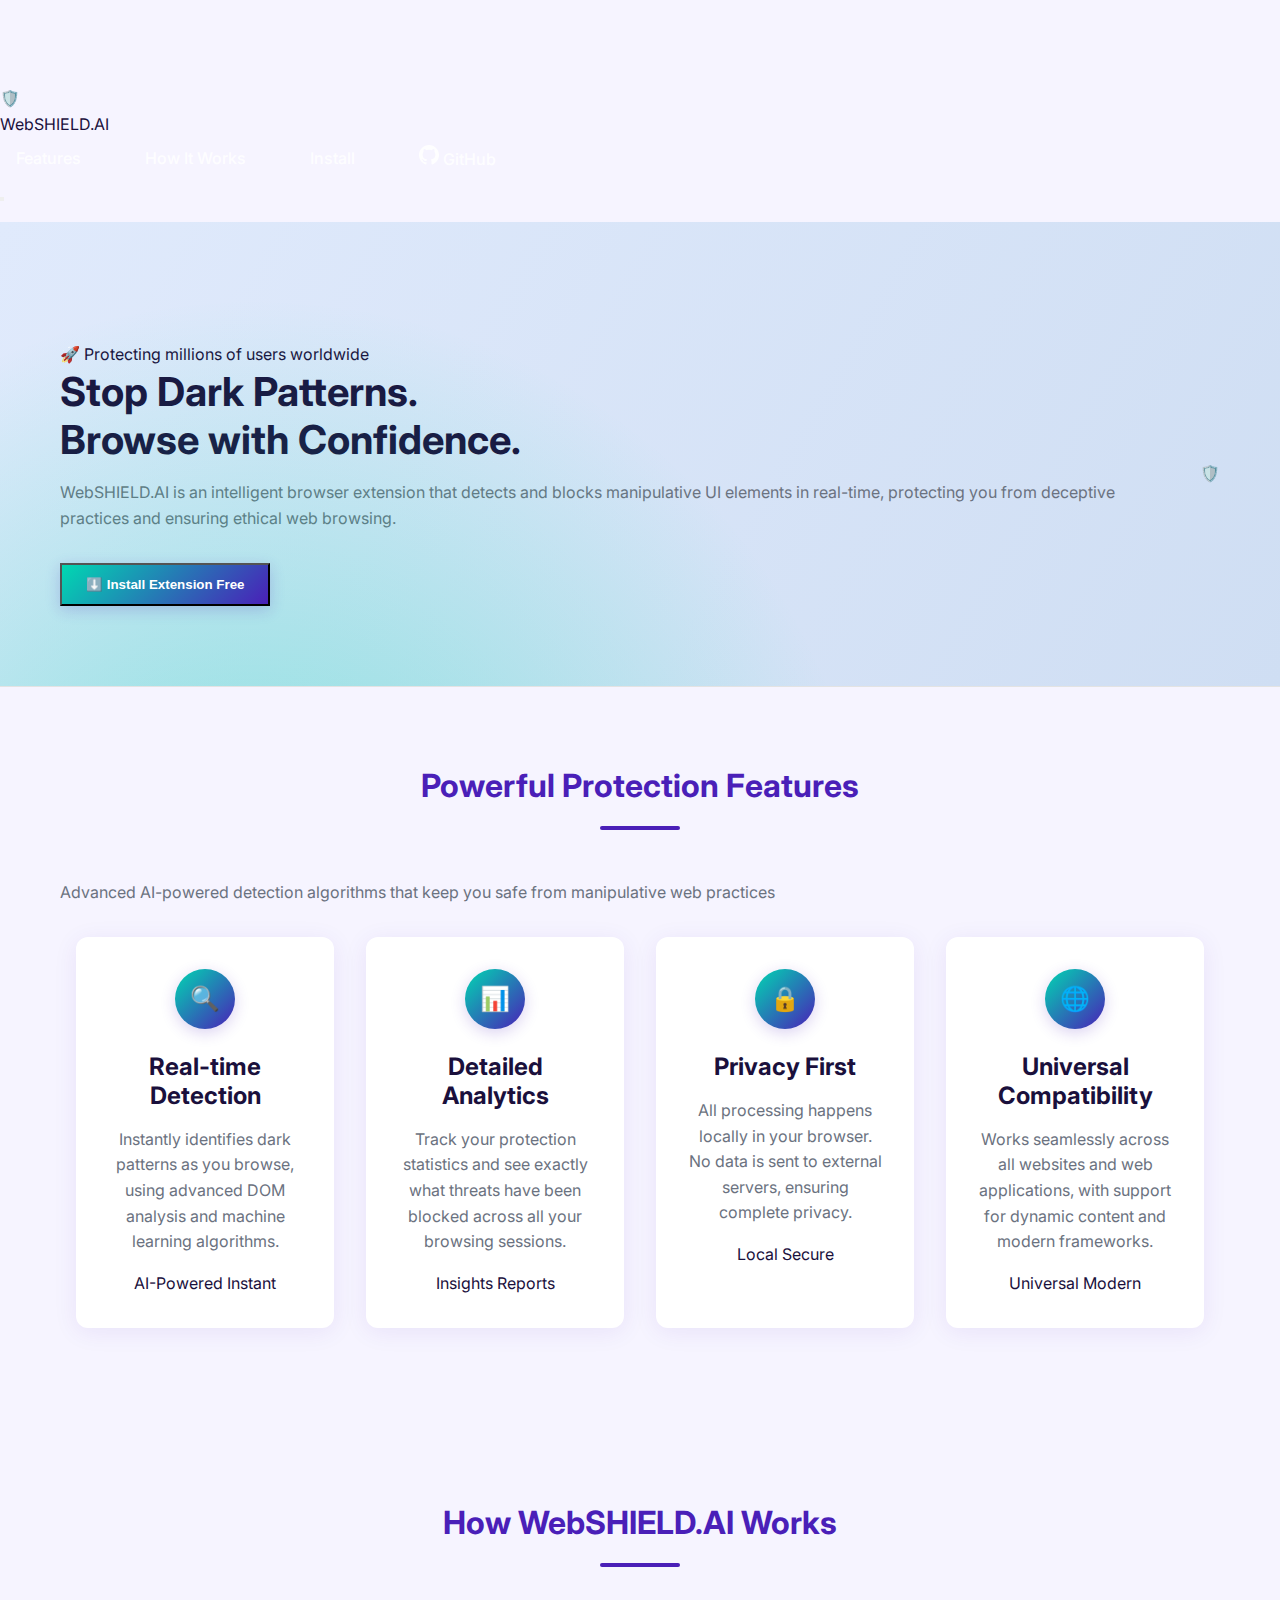
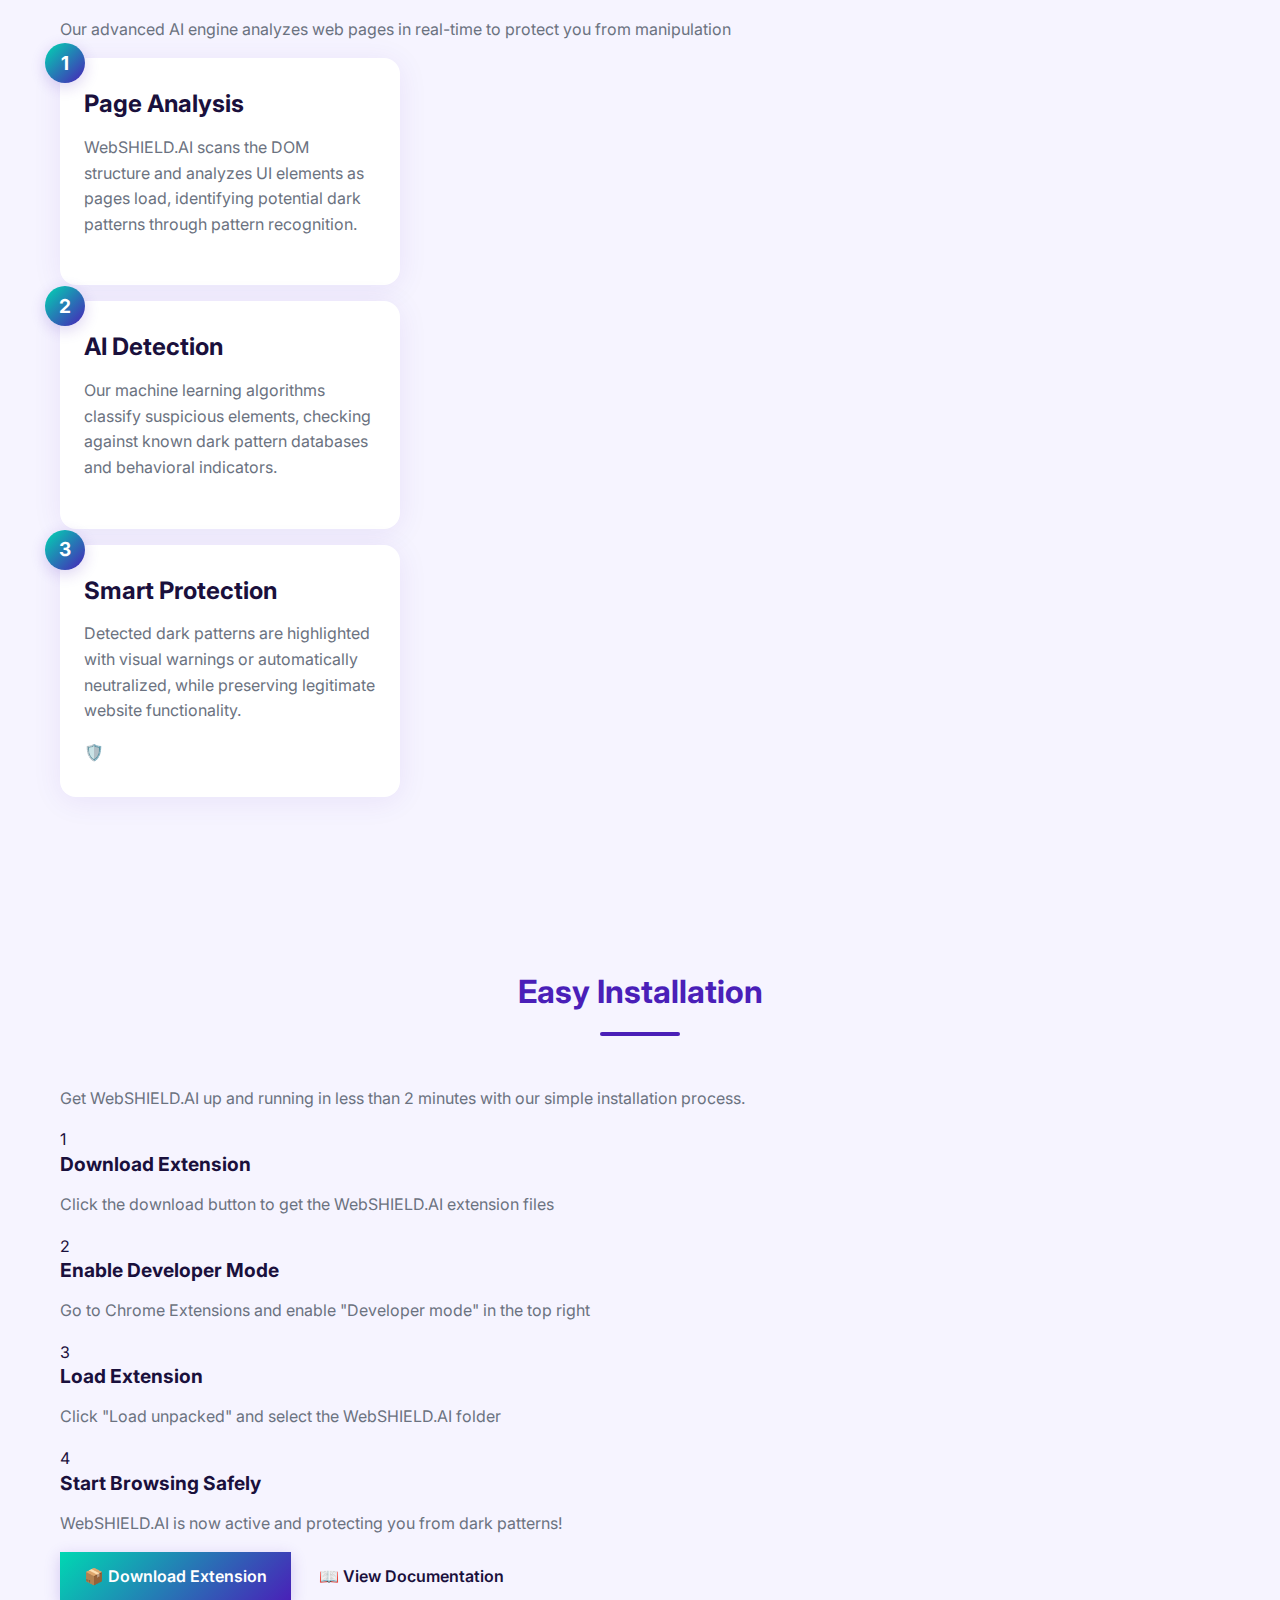
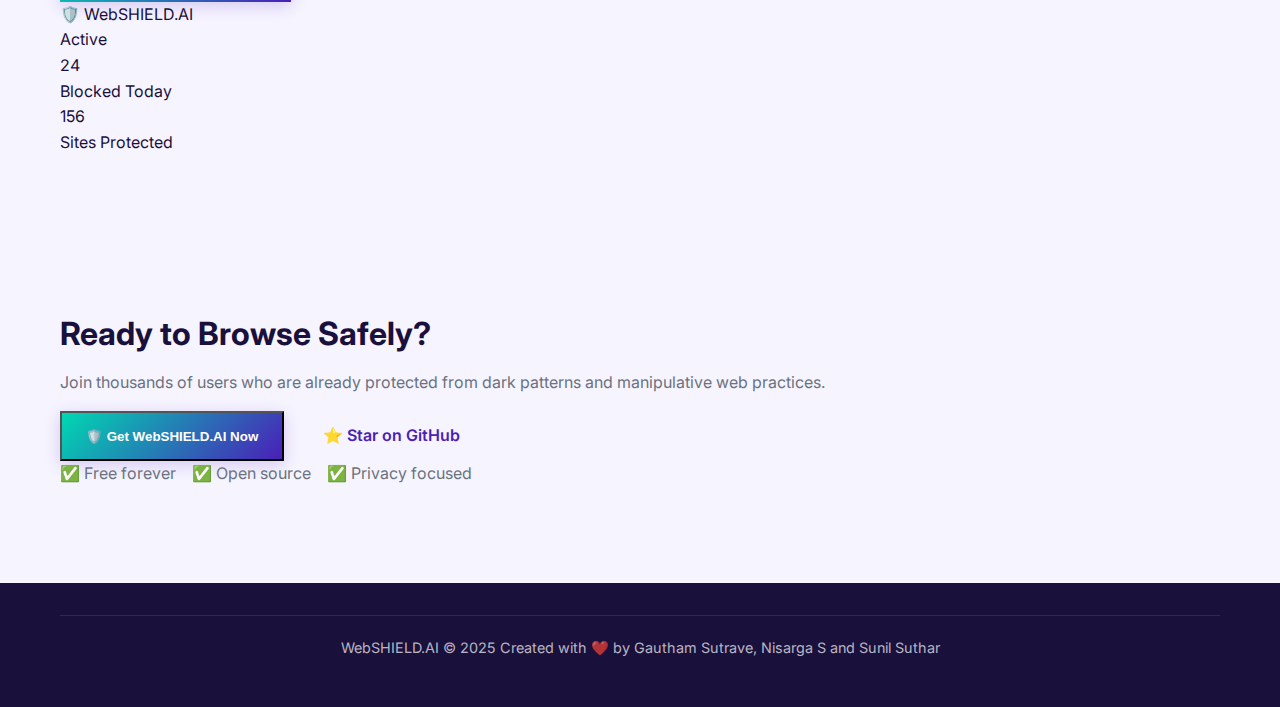
<file: website/index.html>
<!DOCTYPE html>
<html lang="en">
<head>
    <meta charset="UTF-8">
    <meta name="viewport" content="width=device-width, initial-scale=1.0">
    <title>WebSHIELD.AI - Protect Yourself from Dark Patterns</title>
    <meta name="description" content="WebSHIELD.AI is a browser extension that detects and blocks manipulative dark patterns on websites, protecting your digital rights and privacy.">
    <link rel="stylesheet" href="style.css">
    <link rel="preconnect" href="https://fonts.googleapis.com">
    <link rel="preconnect" href="https://fonts.gstatic.com" crossorigin>
    <link href="https://fonts.googleapis.com/css2?family=Inter:wght@300;400;500;600;700;800&display=swap" rel="stylesheet">
</head>
<body>
    <!-- Navigation -->
    <nav class="navbar">
        <div class="nav-container">
            <div class="nav-logo">
                <div class="logo-icon">🛡️</div>
                <span class="logo-text">WebSHIELD<span class="ai-text">.AI</span></span>
            </div>
            <div class="nav-links">
                <a href="#features" class="nav-link">Features</a>
                <a href="#how-it-works" class="nav-link">How It Works</a>
                <a href="#install" class="nav-link">Install</a>
                <a class="nav-link github-link" target="_blank" href="https://github.com/SunilSuthar7/webshield-ai">
                    <svg width="20" height="20" viewBox="0 0 24 24" fill="currentColor">
                        <path d="M12 0c-6.626 0-12 5.373-12 12 0 5.302 3.438 9.8 8.207 11.387.599.111.793-.261.793-.577v-2.234c-3.338.726-4.033-1.416-4.033-1.416-.546-1.387-1.333-1.756-1.333-1.756-1.089-.745.083-.729.083-.729 1.205.084 1.839 1.237 1.839 1.237 1.07 1.834 2.807 1.304 3.492.997.107-.775.418-1.305.762-1.604-2.665-.305-5.467-1.334-5.467-5.931 0-1.311.469-2.381 1.236-3.221-.124-.303-.535-1.524.117-3.176 0 0 1.008-.322 3.301 1.23.957-.266 1.983-.399 3.003-.404 1.02.005 2.047.138 3.006.404 2.291-1.552 3.297-1.23 3.297-1.23.653 1.653.242 2.874.118 3.176.77.84 1.235 1.911 1.235 3.221 0 4.609-2.807 5.624-5.479 5.921.43.372.823 1.102.823 2.222v3.293c0 .319.192.694.801.576 4.765-1.589 8.199-6.086 8.199-11.386 0-6.627-5.373-12-12-12z"/>
                    </svg>
                    GitHub
                </a>
            </div>
            <button class="mobile-menu-btn" id="mobileMenuBtn">
                <span></span>
                <span></span>
                <span></span>
            </button>
        </div>
    </nav>

    <!-- Hero Section -->
    <section class="hero">
        <div class="hero-background">
            <div class="hero-gradient"></div>
            <div class="hero-pattern"></div>
        </div>
        <div class="container">
            <div class="hero-content">
                <div class="hero-badge">
                    <span class="badge-icon">🚀</span>
                    <span>Protecting millions of users worldwide</span>
                </div>
                <h1 class="hero-title">
                    Stop Dark Patterns.<br>
                    Browse with <span class="gradient-text">Confidence</span>.
                </h1>
                <p class="hero-description">
                    WebSHIELD.AI is an intelligent browser extension that detects and blocks manipulative UI elements in real-time, protecting you from deceptive practices and ensuring ethical web browsing.
                </p>
                <div class="hero-buttons">
                    <button class="btn btn-primary btn-large" id="installBtn">
                        <span class="btn-icon">⬇️</span>
                        Install Extension
                        <span class="btn-badge">Free</span>
                    </button>
                </div>
            </div>            <div class="hero-visual">
                <div class="shield-visual">
                    <div class="shield-container">
                        <div class="shield-outer">
                            <div class="shield-inner">
                                <div class="shield-icon">🛡️</div>
                                <div class="shield-rings">
                                    <div class="ring"></div>
                                    <div class="ring"></div>
                                    <div class="ring"></div>
                                </div>
                                <div class="shield-sparkles">
                                    <div class="sparkle"></div>
                                    <div class="sparkle"></div>
                                    <div class="sparkle"></div>
                                </div>
                            </div>
                        </div>
                    </div>
                </div>
            </div>
        </div>
    </section>

    <!-- Features Section -->
    <section id="features" class="features">
        <div class="container">
            <div class="section-header">
                <h2 class="section-title">Powerful Protection Features</h2>
                <p class="section-description">
                    Advanced AI-powered detection algorithms that keep you safe from manipulative web practices
                </p>
            </div>
            <div class="features-grid">
                <div class="feature-card">
                    <div class="feature-icon">🔍</div>
                    <h3 class="feature-title">Real-time Detection</h3>
                    <p class="feature-description">
                        Instantly identifies dark patterns as you browse, using advanced DOM analysis and machine learning algorithms.
                    </p>
                    <div class="feature-tags">
                        <span class="tag">AI-Powered</span>
                        <span class="tag">Instant</span>
                    </div>
                </div>
                <div class="feature-card">
                    <div class="feature-icon">📊</div>
                    <h3 class="feature-title">Detailed Analytics</h3>
                    <p class="feature-description">
                        Track your protection statistics and see exactly what threats have been blocked across all your browsing sessions.
                    </p>
                    <div class="feature-tags">
                        <span class="tag">Insights</span>
                        <span class="tag">Reports</span>
                    </div>
                </div>
                <div class="feature-card">
                    <div class="feature-icon">🔒</div>
                    <h3 class="feature-title">Privacy First</h3>
                    <p class="feature-description">
                        All processing happens locally in your browser. No data is sent to external servers, ensuring complete privacy.
                    </p>
                    <div class="feature-tags">
                        <span class="tag">Local</span>
                        <span class="tag">Secure</span>
                    </div>
                </div>
                <div class="feature-card">
                    <div class="feature-icon">🌐</div>
                    <h3 class="feature-title">Universal Compatibility</h3>
                    <p class="feature-description">
                        Works seamlessly across all websites and web applications, with support for dynamic content and modern frameworks.
                    </p>
                    <div class="feature-tags">
                        <span class="tag">Universal</span>
                        <span class="tag">Modern</span>
                    </div>
                </div>
            </div>
        </div>
    </section>

    <!-- How It Works Section -->
    <section id="how-it-works" class="how-it-works">
        <div class="container">
            <div class="section-header">
                <h2 class="section-title">How WebSHIELD.AI Works</h2>
                <p class="section-description">
                    Our advanced AI engine analyzes web pages in real-time to protect you from manipulation
                </p>
            </div>
            <div class="process-steps">
                <div class="step">
                    <div class="step-number">1</div>
                    <div class="step-content">
                        <h3 class="step-title">Page Analysis</h3>
                        <p class="step-description">
                            WebSHIELD.AI scans the DOM structure and analyzes UI elements as pages load, identifying potential dark patterns through pattern recognition.
                        </p>
                    </div>
                    <div class="step-visual">
                        <div class="analysis-animation">
                            <div class="scan-line"></div>
                            <div class="code-blocks">
                                <div class="code-block"></div>
                                <div class="code-block"></div>
                                <div class="code-block"></div>
                            </div>
                        </div>
                    </div>
                </div>
                <div class="step">
                    <div class="step-number">2</div>
                    <div class="step-content">
                        <h3 class="step-title">AI Detection</h3>
                        <p class="step-description">
                            Our machine learning algorithms classify suspicious elements, checking against known dark pattern databases and behavioral indicators.
                        </p>
                    </div>
                    <div class="step-visual">
                        <div class="ai-brain">
                            <div class="neural-network">
                                <div class="node"></div>
                                <div class="node"></div>
                                <div class="node"></div>
                                <div class="connection"></div>
                                <div class="connection"></div>
                            </div>
                        </div>
                    </div>
                </div>
                <div class="step">
                    <div class="step-number">3</div>
                    <div class="step-content">
                        <h3 class="step-title">Smart Protection</h3>
                        <p class="step-description">
                            Detected dark patterns are highlighted with visual warnings or automatically neutralized, while preserving legitimate website functionality.
                        </p>
                    </div>
                    <div class="step-visual">
                        <div class="protection-shield">
                            <div class="shield-icon">🛡️</div>
                            <div class="protection-waves">
                                <div class="wave"></div>
                                <div class="wave"></div>
                                <div class="wave"></div>
                            </div>
                        </div>
                    </div>
                </div>
            </div>
        </div>
    </section>

    <!-- Installation Section -->
    <section id="install" class="installation">
        <div class="container">
            <div class="installation-content">
                <div class="installation-info">
                    <h2 class="section-title">Easy Installation</h2>
                    <p class="section-description">
                        Get WebSHIELD.AI up and running in less than 2 minutes with our simple installation process.
                    </p>
                    <div class="installation-steps">
                        <div class="install-step">
                            <div class="install-step-number">1</div>
                            <div class="install-step-content">
                                <h4>Download Extension</h4>
                                <p>Click the download button to get the WebSHIELD.AI extension files</p>
                            </div>
                        </div>
                        <div class="install-step">
                            <div class="install-step-number">2</div>
                            <div class="install-step-content">
                                <h4>Enable Developer Mode</h4>
                                <p>Go to Chrome Extensions and enable "Developer mode" in the top right</p>
                            </div>
                        </div>
                        <div class="install-step">
                            <div class="install-step-number">3</div>
                            <div class="install-step-content">
                                <h4>Load Extension</h4>
                                <p>Click "Load unpacked" and select the WebSHIELD.AI folder</p>
                            </div>
                        </div>
                        <div class="install-step">
                            <div class="install-step-number">4</div>
                            <div class="install-step-content">
                                <h4>Start Browsing Safely</h4>
                                <p>WebSHIELD.AI is now active and protecting you from dark patterns!</p>
                            </div>
                        </div>
                    </div>
                    <div class="installation-buttons">
                        <a href="https://github.com/SunilSuthar7/webshield-ai" class="btn btn-primary btn-large" id="downloadBtn" target="_blank">
                            <span class="btn-icon">📦</span>
                            Download Extension
                        </a>
                        <a href="https://github.com/SunilSuthar7/webshield-ai" class="btn btn-secondary btn-large" target="_blank">
                            <span class="btn-icon">📖</span>
                            View Documentation
                        </a>
                    </div>
                </div>
                <div class="installation-visual">
                    <div class="browser-extension-demo">
                        <div class="extension-popup">
                            <div class="popup-header">
                                <div class="popup-logo">🛡️ WebSHIELD.AI</div>
                                <div class="popup-status active">Active</div>
                            </div>
                            <div class="popup-stats">
                                <div class="popup-stat">
                                    <div class="stat-number">24</div>
                                    <div class="stat-label">Blocked Today</div>
                                </div>
                                <div class="popup-stat">
                                    <div class="stat-number">156</div>
                                    <div class="stat-label">Sites Protected</div>
                                </div>
                            </div>
                        </div>
                    </div>
                </div>
            </div>
        </div>
    </section>

    <!-- CTA Section -->
    <section class="cta">
        <div class="container">
            <div class="cta-content">
                <h2 class="cta-title">Ready to Browse Safely?</h2>
                <p class="cta-description">
                    Join thousands of users who are already protected from dark patterns and manipulative web practices.
                </p>
                <div class="cta-buttons">
                    <button class="btn btn-primary btn-large" id="ctaInstallBtn">
                        <span class="btn-icon">🛡️</span>
                        Get WebSHIELD.AI Now
                    </button>
                    <a href="https://github.com/SunilSuthar7/webshield-ai" class="btn btn-outline btn-large" target="_blank">
                        <span class="btn-icon">⭐</span>
                        Star on GitHub
                    </a>
                </div>
                <div class="cta-note">
                    <p>✅ Free forever &nbsp;&nbsp; ✅ Open source &nbsp;&nbsp; ✅ Privacy focused</p>
                </div>
            </div>
        </div>
    </section>

    <!-- Footer -->
    <footer class="footer">
        <div class="container">
            <div class="footer-bottom">
                <p>WebSHIELD.AI © 2025 <span class="creator-credits">Created with ❤️ by Gautham Sutrave, Nisarga S and Sunil Suthar</span></p>
            </div>
        </div>
    </footer>

    <script src="script.js"></script>
</body>
</html>
</file>
<file: website/style.css>
/* Global Styles */
:root {
    --primary: #4A1FB8;
    --primary-dark: #3A1590;
    --accent: #00D8B2;
    --gold: #FFB800;
    --bg-dark: #1A103C;
    --bg-light: #F6F4FF;
    --text-dark: #1A103C;
    --text-light: #6B7280;
}

* {
    margin: 0;
    padding: 0;
    box-sizing: border-box;
}

body {
    font-family: 'Inter', sans-serif;
    color: var(--text-dark);
    background-color: var(--bg-light);
    line-height: 1.6;
    padding-top: 70px;
}

.container {
    width: 100%;
    max-width: 1200px;
    margin: 0 auto;
    padding: 0 20px;
}

section {
    padding: 80px 0;
}

h1, h2, h3, h4 {
    margin-bottom: 1rem;
    line-height: 1.2;
}

h1 {
    font-size: 2.5rem;
}

h2 {
    font-size: 2rem;
}

h3 {
    font-size: 1.5rem;
}

h4 {
    font-size: 1.2rem;
}

p {
    margin-bottom: 1rem;
    color: var(--text-light);
}

a {
    text-decoration: none;
    color: var(--primary);
    transition: var(--transition);
}

a:hover {
    color: var(--primary-dark);
}

.btn {
    display: inline-block;
    padding: 12px 24px;
    border-radius: var(--border-radius);
    font-weight: 600;
    text-align: center;
    transition: var(--transition);
    cursor: pointer;
}

.btn-primary {
    background: linear-gradient(135deg, var(--accent) 0%, var(--primary) 100%);
    color: white;
    transition: all 0.3s ease;
    box-shadow: 0 4px 15px rgba(74, 31, 184, 0.2);
}

.btn-primary:hover {
    transform: translateY(-2px);
    box-shadow: 0 8px 25px rgba(74, 31, 184, 0.3);
}

.btn-secondary {
    background-color: var(--secondary-color);
    color: var(--text-color);
}

.btn-secondary:hover {
    background-color: var(--secondary-dark);
    transform: translateY(-2px);
    box-shadow: var(--box-shadow);
}

.section-title {
    text-align: center;
    margin-bottom: 50px;
    position: relative;
    color: var(--primary);
    font-weight: 700;
}

.section-title::after {
    content: '';
    display: block;
    width: 80px;
    height: 4px;
    background-color: var(--primary);
    margin: 20px auto 0;
    border-radius: 2px;
}

/* Header Styles */
.header {
    position: fixed;
    width: 100%;
    top: 0;
    z-index: 1000;
    background: var(--primary);
}

.navbar {
    padding: 1rem 0;
    width: 100%;
    display: flex;
    align-items: center;
}

.navbar .container {
    display: flex;
    justify-content: space-between;
    align-items: center;
    padding: 0.5rem 2rem;
}

.logo {
    display: flex;
    align-items: center;
    gap: 12px;
}

.logo img {
    height: 40px;
    width: auto;
}

.logo span {
    color: white;
    font-size: 1.5rem;
    font-weight: 600;
    letter-spacing: 0.5px;
}

.nav-links {
    margin-left: auto; /* Pushes nav items to the right */
    display: flex;
    align-items: center;
    gap: 2rem;
}

.nav-links a {
    color: rgba(255, 255, 255, 0.9);
    text-decoration: none;
    font-weight: 500;
    transition: color 0.2s ease;
    padding: 0.5rem 1rem;
}

.nav-links a:hover {
    color: var(--accent);
}

.nav-links a.btn-primary {
    background: var(--accent);
    padding: 0.5rem 1rem;
    border-radius: 6px;
    color: white;
}

.nav-links a.btn-primary:hover {
    background: var(--gold);
    color: var(--bg-dark);
}

.hamburger {
    display: none;
    color: white;
    font-size: 1.5rem;
    cursor: pointer;
}

@media (max-width: 768px) {
    .nav-links {
        display: none;
        position: absolute;
        top: 100%;
        left: 0;
        right: 0;
        background: var(--primary);
        padding: 1rem;
        flex-direction: column;
        align-items: center;
    }
    
    .nav-links.active {
        display: flex;
    }
    
    .nav-links li {
        margin: 1rem 0;
    }
    
    .hamburger {
        display: block;
    }
}

/* Hero Section */
.hero {
    padding-top: 120px;
    background: linear-gradient(135deg, var(--primary) 0%, var(--primary-dark) 100%);
    position: relative;
    overflow: hidden;
}

.hero::before {
    content: '';
    position: absolute;
    top: 0;
    left: 0;
    right: 0;
    bottom: 0;
    background: radial-gradient(circle at 20% 150%, var(--accent) 0%, transparent 50%);
    opacity: 0.4;
}

.hero .container {
    display: flex;
    align-items: center;
    justify-content: space-between;
}

.hero-content {
    flex: 1;
    padding-right: 40px;
}

.hero-image {
    flex: 1;
}

.hero-image img {
    width: 100%;
    border-radius: var(--border-radius);
    box-shadow: var(--box-shadow);
}

.subtitle {
    font-size: 1.2rem;
    margin-bottom: 30px;
    color: var(--text-light);
}

.cta-buttons {
    display: flex;
    gap: 15px;
}

.hero-buttons {
    display: flex;
    gap: 1.5rem;
    margin-top: 2rem;
    z-index: 2;
    position: relative;
}

/* Features Section */
.features-grid {
    display: grid;
    grid-template-columns: repeat(auto-fit, minmax(250px, 1fr));
    gap: 2rem;
    padding: 1rem;
    max-width: 1200px;
    margin: 0 auto;
}

.feature-card {
    background: white;
    padding: 2rem;
    border-radius: 12px;
    box-shadow: 0 4px 24px rgba(74, 31, 184, 0.08);
    transition: transform 0.3s ease;
    text-align: center;
}

.feature-card:hover {
    transform: translateY(-5px);
}

.feature-icon {
    width: 60px;
    height: 60px;
    margin: 0 auto 1.5rem;
    background: linear-gradient(135deg, var(--accent) 0%, var(--primary) 100%);
    color: white;
    border-radius: 50%;
    display: flex;
    align-items: center;
    justify-content: center;
    font-size: 1.5rem;
    box-shadow: 0 4px 15px rgba(74, 31, 184, 0.2);
}

/* How It Works Section */
.how-it-works {
    background-color: var(--white);
}

.steps {
    max-width: 800px;
    margin: 0 auto;
}

.step {
    display: flex;
    margin-bottom: 30px;
    align-items: flex-start;
    background: white;
    border-radius: 16px;
    box-shadow: 0 4px 30px rgba(74, 31, 184, 0.08);
    transition: transform 0.3s ease, box-shadow 0.3s ease;
}

.step:hover {
    transform: translateY(-5px);
    box-shadow: 0 8px 40px rgba(74, 31, 184, 0.12);
}

.step-number {
    position: absolute;
    top: -15px;
    left: -15px;
    width: 40px;
    height: 40px;
    background: linear-gradient(135deg, var(--accent) 0%, var(--primary) 100%);
    color: white;
    border-radius: 50%;
    display: flex;
    align-items: center;
    justify-content: center;
    font-weight: bold;
    font-size: 1.2rem;
    box-shadow: 0 4px 15px rgba(74, 31, 184, 0.2);
}

.step-content {
    flex: 1;
}

/* Demo Section */
.demo-container {
    background-color: var(--white);
    padding: 30px;
    border-radius: var(--border-radius);
    box-shadow: var(--box-shadow);
}

.before-after {
    display: grid;
    grid-template-columns: 1fr 1fr;
    gap: 30px;
}

.before, .after {
    text-align: center;
}

.before h4, .after h4 {
    margin-bottom: 15px;
}

.before img, .after img {
    width: 100%;
    border-radius: var(--border-radius);
    box-shadow: 0 2px 4px rgba(0, 0, 0, 0.1);
}

/* Install Section */
.install {
    background-color: var(--white);
}

.install-content {
    display: grid;
    grid-template-columns: 1fr 1fr;
    gap: 40px;
}

.install-steps {
    display: flex;
    flex-wrap: wrap;
    gap: 2rem;
    margin-top: 3rem;
    justify-content: center;
    align-items: stretch;
}

.step {
    flex: 1 1 300px;
    min-width: 260px;
    max-width: 340px;
    background: white;
    padding: 2rem 1.5rem 2rem 1.5rem;
    border-radius: 16px;
    box-shadow: 0 4px 30px rgba(74, 31, 184, 0.08);
    position: relative;
    display: flex;
    flex-direction: column;
    align-items: flex-start;
    margin-bottom: 1rem;
    box-sizing: border-box;
    height: 340px;
    /* Fixed height for all steps to ensure equal size */
}

@media (min-width: 700px) {
  .install-steps {
    align-items: stretch;
  }
  .step {
    height: 100%;
  }
}

@media (max-width: 900px) {
    .install-steps {
        flex-direction: column;
        align-items: center;
    }
    .step {
        max-width: 100%;
        height: auto;
    }
}

/* Footer */
.footer {
    background: var(--bg-dark);
    color: white;
    padding: 2rem 0;
}

.footer-content {
    display: grid;
    grid-template-columns: repeat(auto-fit, minmax(250px, 1fr));
    gap: 40px;
    margin-bottom: 40px;
}

.footer-brand .logo {
    color: var(--white);
    margin-bottom: 20px;
}

.footer p {
    color: rgba(255, 255, 255, 0.7);
}

.footer-links h4, .footer-contact h4 {
    color: var(--white);
    margin-bottom: 20px;
}

.footer-links ul, .footer-contact ul {
    list-style: none;
}

.footer-links li, .footer-contact li {
    margin-bottom: 10px;
}

.footer-links a {
    color: rgba(255, 255, 255, 0.7);
}

.footer-links a:hover {
    color: var(--white);
}

.footer-contact i {
    margin-right: 10px;
    width: 20px;
    text-align: center;
}

.footer-bottom {
    text-align: center;
    padding-top: 20px;
    border-top: 1px solid rgba(255, 255, 255, 0.1);
    color: rgba(255, 255, 255, 0.5);
    font-size: 0.9rem;
}

/* --- UI Improvements --- */
.hero {
    background: linear-gradient(120deg, #e0eafc 0%, #cfdef3 100%);
    border-bottom: 1px solid #e3e3e3;
}

.about {
    background: white;
    border-radius: 16px;
    box-shadow: 0 4px 30px rgba(74, 31, 184, 0.08);
    padding: 60px 0;
    margin: 60px 0;
}

.about .github-link {
    display: inline-flex;
    align-items: center;
    font-size: 1.2rem;
    font-weight: 600;
    background: #f5f7fa;
    padding: 10px 20px;
    border-radius: 8px;
    box-shadow: 0 2px 8px rgba(52, 152, 219, 0.07);
    transition: background 0.2s;
}

.about .github-link:hover {
    background: #eaf6fb;
}

.about .github-link i {
    margin-right: 10px;
    font-size: 1.5rem;
    color: #3498db;
}

/* Responsive Styles */
@media (max-width: 992px) {
    .hero .container {
        flex-direction: column;
    }
    
    .hero-content {
        padding-right: 0;
        margin-bottom: 40px;
        text-align: center;
    }
    
    .cta-buttons {
        justify-content: center;
    }
    
    .install-content {
        grid-template-columns: 1fr;
    }
    
    .video-placeholder {
        max-width: 500px;
        margin: 0 auto;
    }
}

@media (max-width: 768px) {
    .nav-links {
        display: none;
        position: absolute;
        top: 100%;
        left: 0;
        right: 0;
        background: var(--primary);
        padding: 1rem;
        flex-direction: column;
        align-items: center;
    }
    
    .nav-links.active {
        display: flex;
    }
    
    .nav-links li {
        margin: 1rem 0;
    }
    
    .hamburger {
        display: block;
    }
    
    .before-after {
        grid-template-columns: 1fr;
    }
    
    section {
        padding: 60px 0;
    }
}

@media (max-width: 576px) {
    .cta-buttons {
        flex-direction: column;
        gap: 10px;
    }
    
    .btn {
        width: 100%;
    }
    
    h1 {
        font-size: 2rem;
    }
    
    h2 {
        font-size: 1.8rem;
    }
}
</file>
